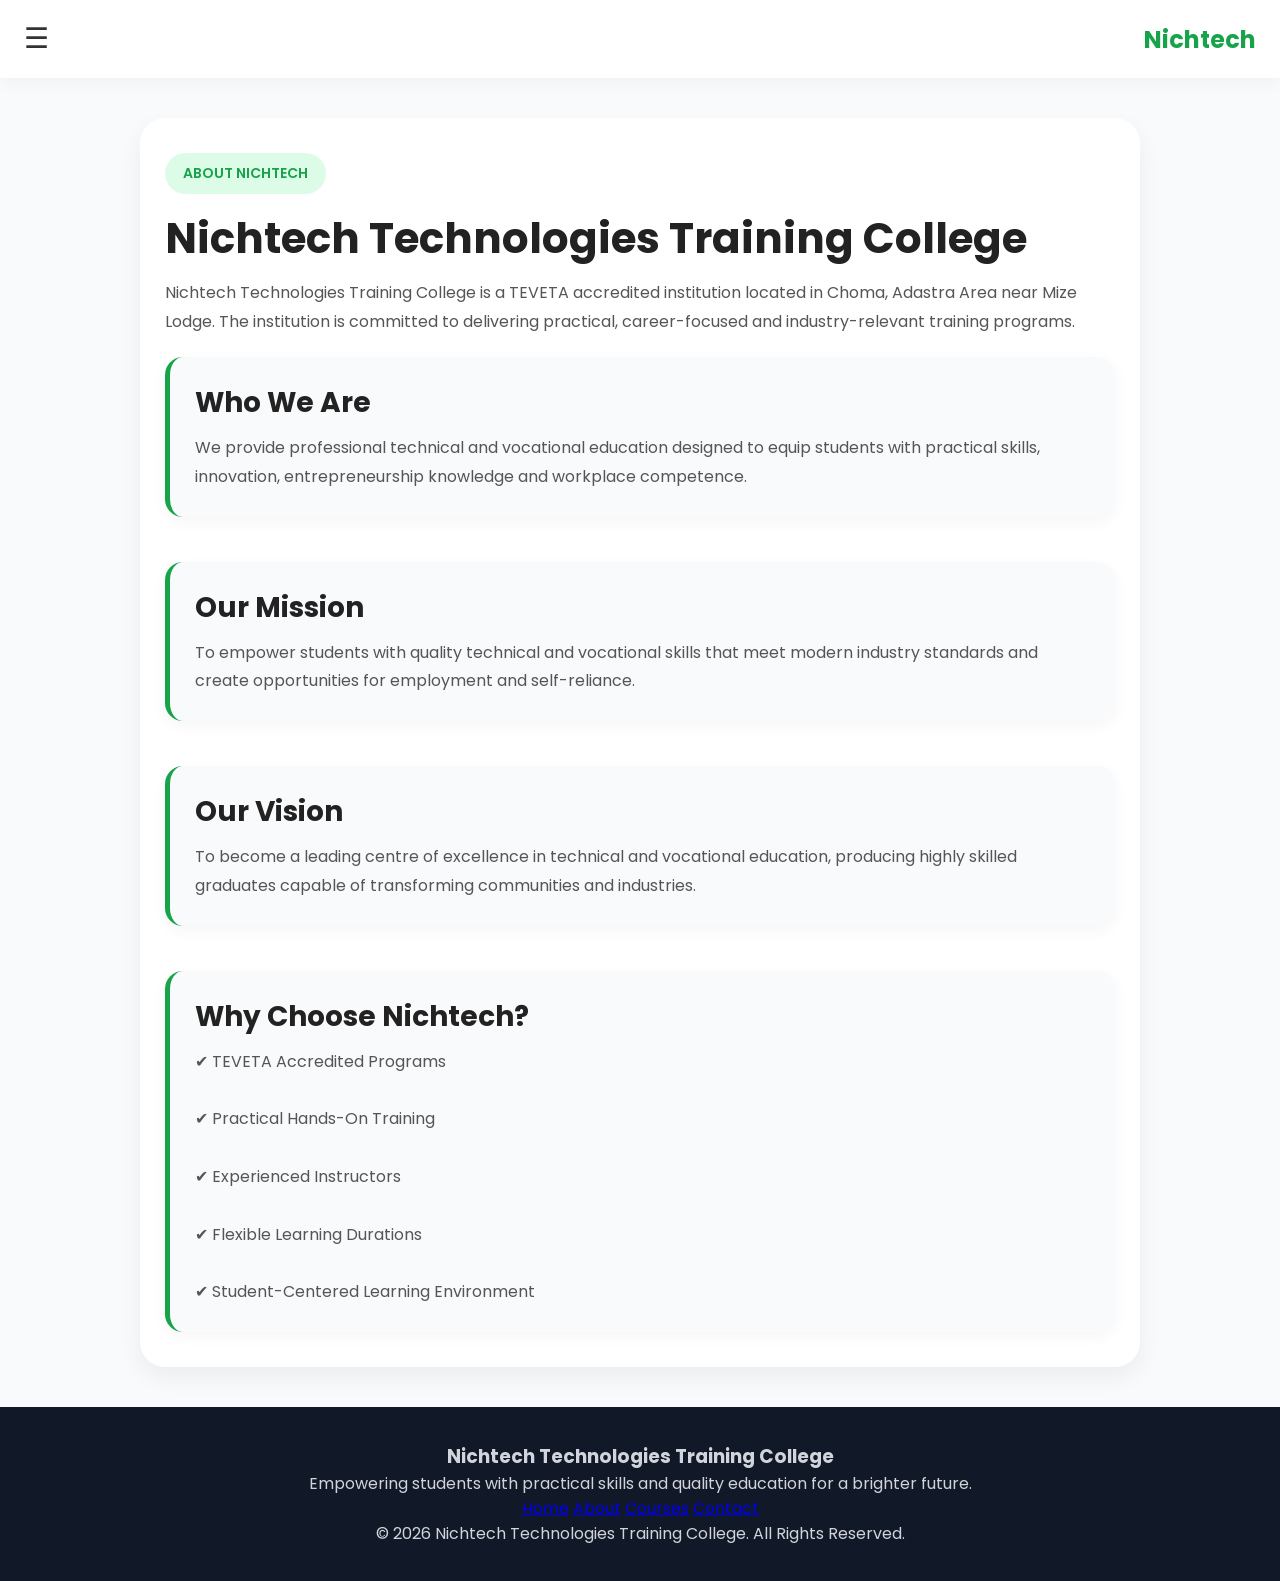
<file: about.html>
<!DOCTYPE html>
<html>
<head>
  <title>About - Nichtech Technologies Training College</title>
  <link rel="stylesheet" href="css/style.css">
</head>

<body>

<!-- TOP BAR -->
<div class="topbar">
  <span class="menu-icon" onclick="toggleMenu()">☰</span>
  <h2>Nichtech</h2>
</div>

<!-- MENU -->
<div id="menu" class="menu">
  <a href="index.html">Home</a>
  <a href="about.html">About</a>
  <a href="courses.html">Courses</a>
  <a href="apply.html">Apply</a>
  <a href="gallery.html">Gallery</a>
  <a href="contact.html">Contact</a>
  <a href="portal.html">Student Portal</a>
</div>

<!-- ABOUT SECTION -->
<section class="card">

  <span class="section-tag">ABOUT NICHTECH</span>

  <h1>Nichtech Technologies Training College</h1>

  <p class="subtitle">
    Nichtech Technologies Training College is a TEVETA accredited institution located in Choma, Adastra Area near Mize Lodge. The institution is committed to delivering practical, career-focused and industry-relevant training programs.
  </p>

  <div class="course-box">
    <h3>Who We Are</h3>

    <p>
      We provide professional technical and vocational education designed to equip students with practical skills, innovation, entrepreneurship knowledge and workplace competence.
    </p>
  </div>

  <br>

  <div class="course-box">
    <h3>Our Mission</h3>

    <p>
      To empower students with quality technical and vocational skills that meet modern industry standards and create opportunities for employment and self-reliance.
    </p>
  </div>

  <br>

  <div class="course-box">
    <h3>Our Vision</h3>

    <p>
      To become a leading centre of excellence in technical and vocational education, producing highly skilled graduates capable of transforming communities and industries.
    </p>
  </div>

  <br>

  <div class="course-box">
    <h3>Why Choose Nichtech?</h3>

    <p>
      ✔ TEVETA Accredited Programs<br><br>

      ✔ Practical Hands-On Training<br><br>

      ✔ Experienced Instructors<br><br>

      ✔ Flexible Learning Durations<br><br>

      ✔ Student-Centered Learning Environment
    </p>
  </div>

</section>

<!-- FOOTER -->
<footer>
  <div class="footer-content">
    <h3>Nichtech Technologies Training College</h3>

    <p>
      Empowering students with practical skills and quality education for a brighter future.
    </p>

    <div class="footer-links">
      <a href="index.html">Home</a>
      <a href="about.html">About</a>
      <a href="courses.html">Courses</a>
      <a href="contact.html">Contact</a>
    </div>

    <p class="copyright">
      © 2026 Nichtech Technologies Training College. All Rights Reserved.
    </p>
  </div>
</footer>

<!-- SCRIPT -->
<script>
function toggleMenu() {
  var menu = document.getElementById("menu");
  menu.classList.toggle("show");
}
</script>

</body>
</html>
</file>
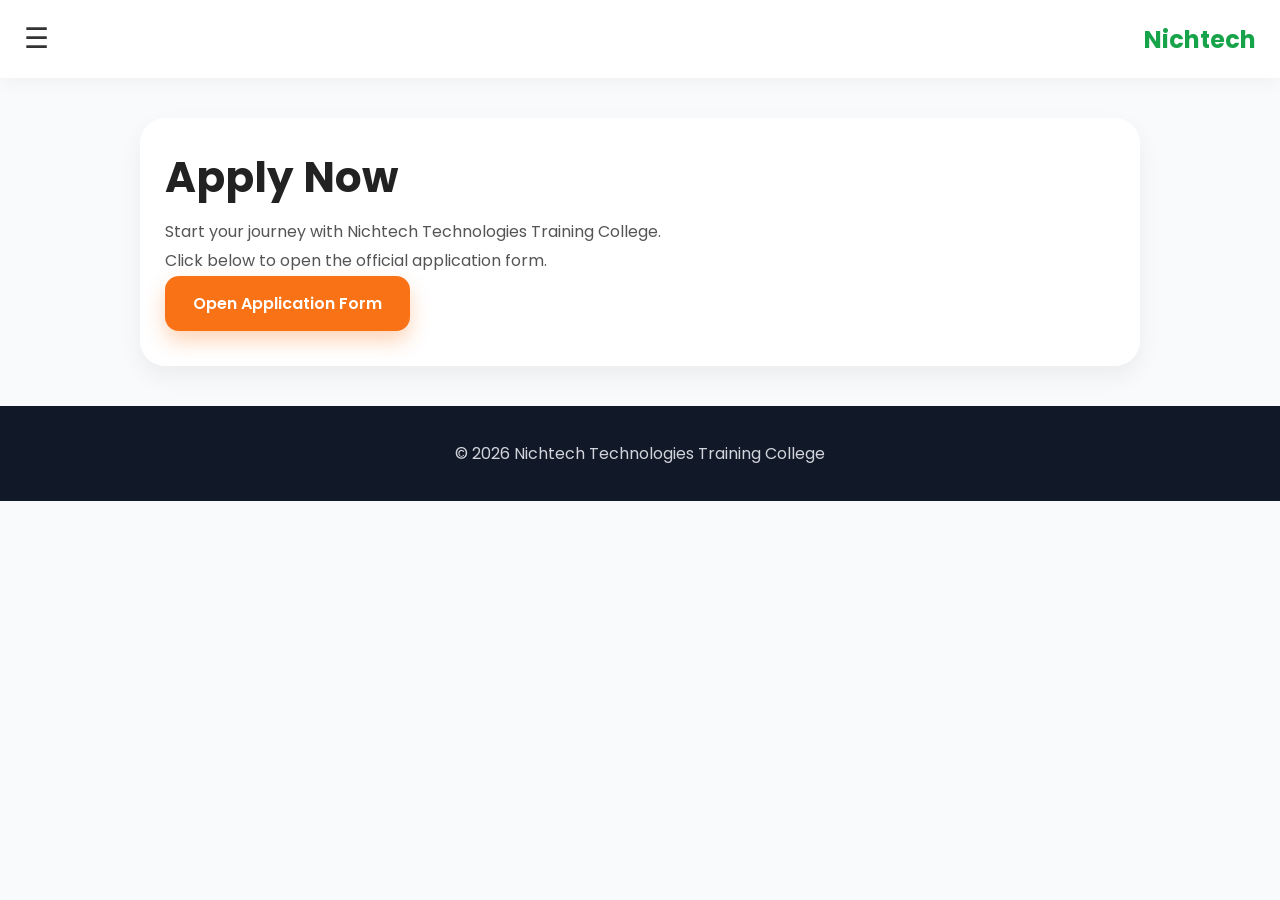
<file: apply.html>
<!DOCTYPE html>
<html>
<head>
  <title>Apply - Nichtech</title>
  <link rel="stylesheet" href="css/style.css">
</head>

<body>

<!-- TOP BAR -->
<div class="topbar">
  <span class="menu-icon" onclick="toggleMenu()">☰</span>
  <h2>Nichtech</h2>
</div>

<!-- MENU -->
<div id="menu" class="menu">
  <a href="index.html">Home</a>
  <a href="about.html">About</a>
  <a href="courses.html">Courses</a>
  <a href="apply.html">Apply</a>
  <a href="gallery.html">Gallery</a>
  <a href="contact.html">Contact</a>
  <a href="portal.html">Student Portal</a>
</div>

<!-- CONTENT -->
<section class="card">

  <h2>Apply Now</h2>

  <p class="subtitle">
    Start your journey with Nichtech Technologies Training College.
  </p>

  <div class="apply-box">
    <p>Click below to open the official application form.</p>

    <a href="https://docs.google.com/forms/d/e/1FAIpQLSdCzkGY4Dlym9f-5tSGKKflJqQE6VQ1C5KcqnAKaPcOgpsZzQ/viewform" target="_blank" class="primary-btn">
      Open Application Form
    </a>
  </div>

</section>

<!-- FOOTER -->
<footer>
  <p>© 2026 Nichtech Technologies Training College</p>
</footer>

<!-- SCRIPT -->
<script>
function toggleMenu() {
  var menu = document.getElementById("menu");
  menu.classList.toggle("show");
}

var links = document.querySelectorAll("#menu a");
links.forEach(function(link) {
  link.addEventListener("click", function() {
    document.getElementById("menu").classList.remove("show");
  });
});
</script>
<script>
function toggleMenu() {
  var menu = document.getElementById("menu");
  menu.classList.toggle("show");
}
</script>
</body>
</html>
</file>
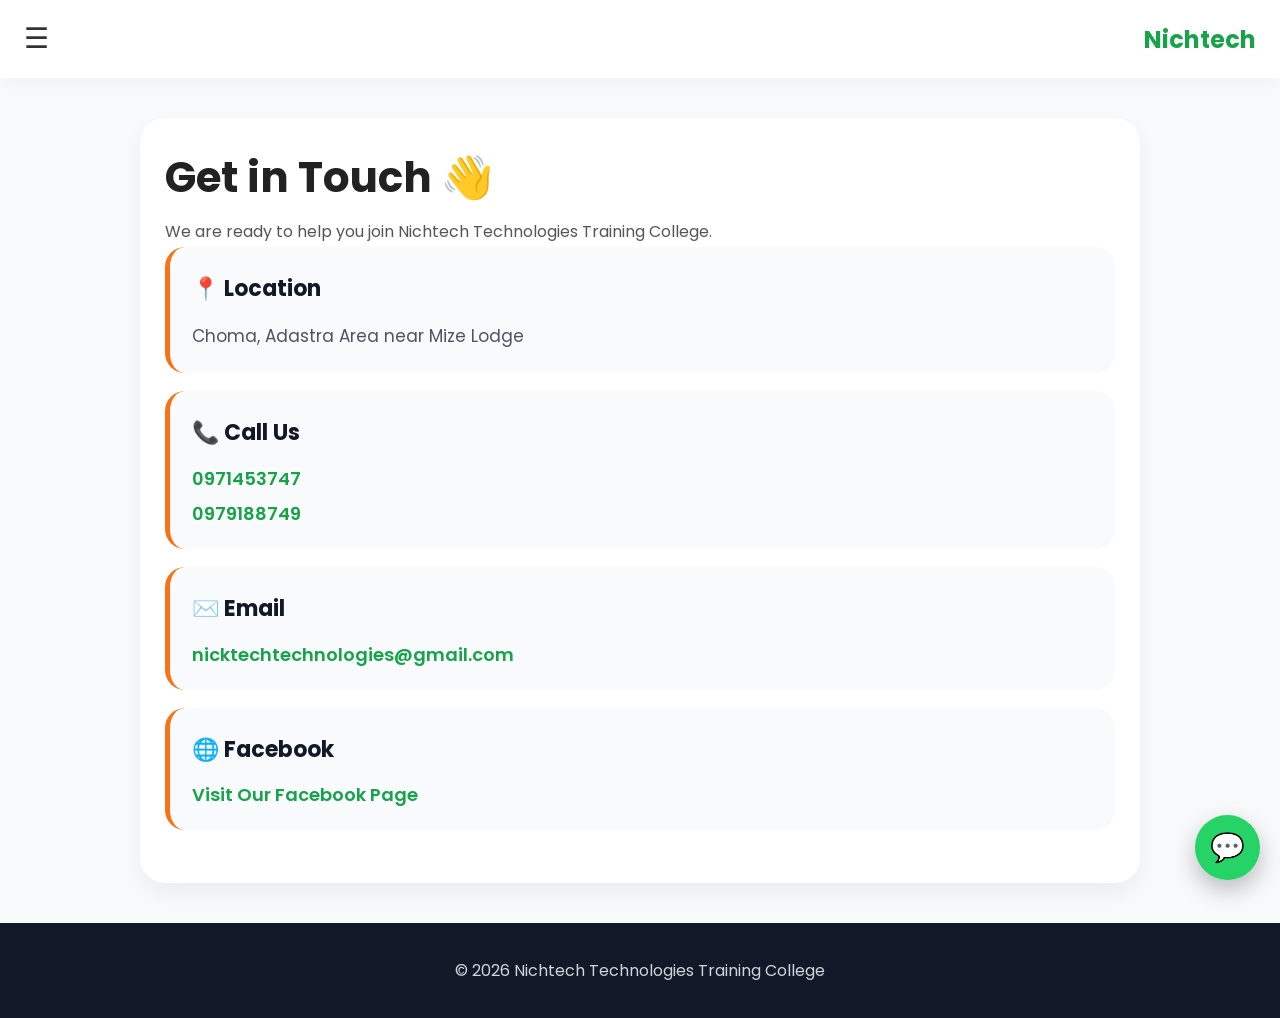
<file: contact.html>
<!DOCTYPE html>
<html>
<head>
  <title>Contact - Nichtech</title>
  <link rel="stylesheet" href="css/style.css">
</head>

<body>

<!-- TOP BAR -->
<div class="topbar">
  <span class="menu-icon" onclick="toggleMenu()">☰</span>
  <h2>Nichtech</h2>
</div>

<!-- MENU -->
<div id="menu" class="menu">
  <a href="index.html">Home</a>
  <a href="about.html">About</a>
  <a href="courses.html">Courses</a>
  <a href="apply.html">Apply</a>
  <a href="gallery.html">Gallery</a>
  <a href="contact.html">Contact</a>
  <a href="portal.html">Student Portal</a>
</div>

<!-- CONTENT -->
<section class="contact-card">

  <h1>Get in Touch 👋</h1>

  <p class="subtitle">
    We are ready to help you join Nichtech Technologies Training College.
  </p>

  <div class="contact-item">

    <p>📍 Location</p>

    <span>
      Choma, Adastra Area near Mize Lodge
    </span>

  </div>

  <div class="contact-item">

    <p>📞 Call Us</p>

    <a href="tel:0971453747">
      0971453747
    </a>

    <a href="tel:0979188749">
      0979188749
    </a>

  </div>

  <div class="contact-item">

    <p>✉️ Email</p>

    <a href="mailto:nicktechtechnologies@gmail.com">
      nicktechtechnologies@gmail.com
    </a>

  </div>

  <div class="contact-item">

    <p>🌐 Facebook</p>

    <a href="https://www.facebook.com/profile.php?id=100064604655766"
       target="_blank">

       Visit Our Facebook Page

    </a>

  </div>

</section>

<!-- WHATSAPP BUTTON -->
<a href="https://wa.me/260971453747" class="whatsapp-btn" target="_blank">
  💬
</a>

<!-- FOOTER -->
<footer>
  <p>© 2026 Nichtech Technologies Training College</p>
</footer>

<!-- SCRIPT -->
<script>
function toggleMenu() {
  var menu = document.getElementById("menu");
  menu.classList.toggle("show");
}
</script>

</body>
</html>
</file>
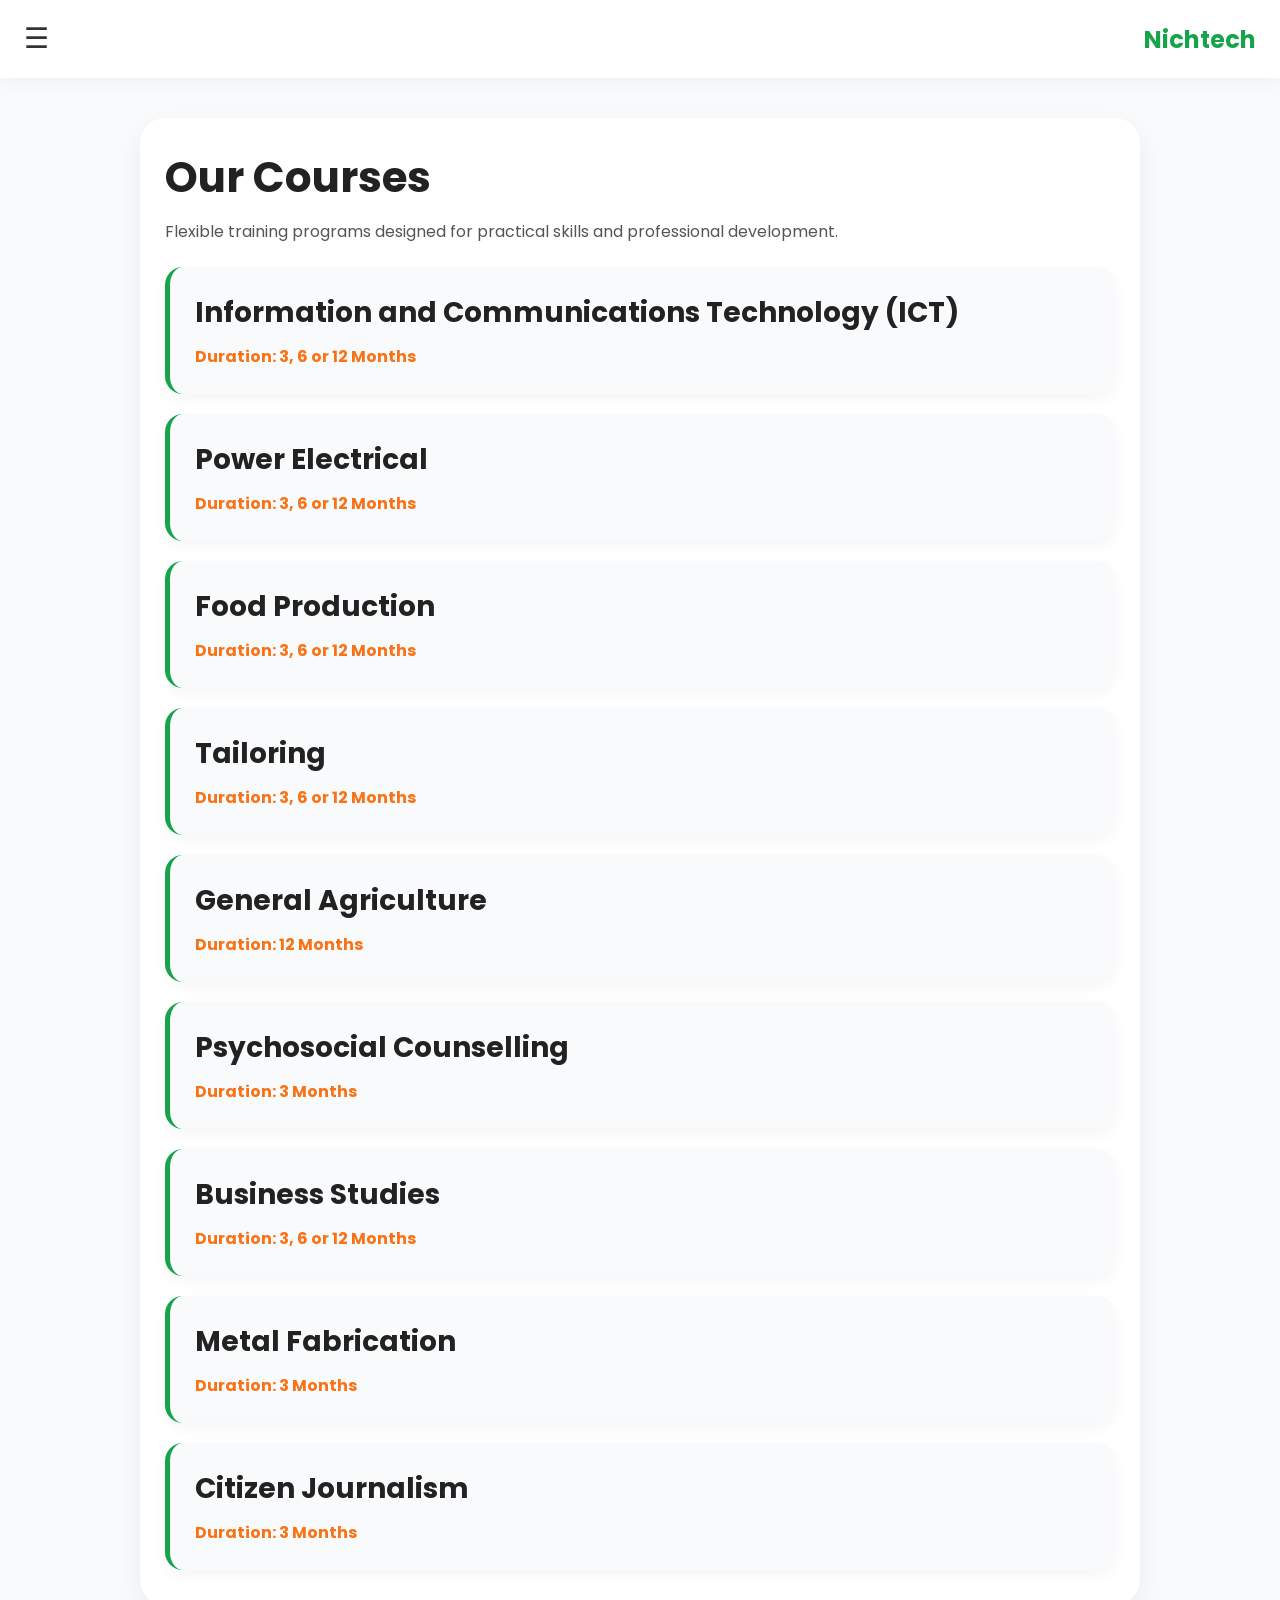
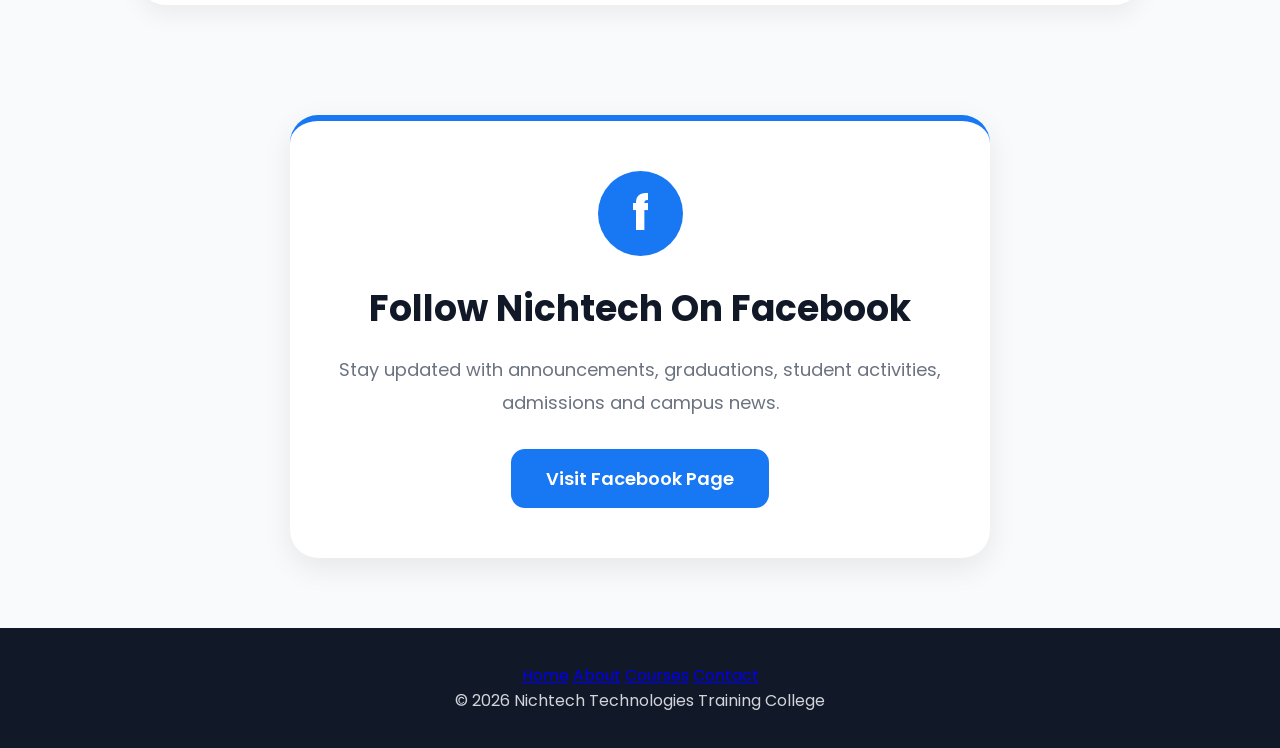
<file: courses.html>
<!DOCTYPE html>
<html>
<head>
  <title>Courses - Nichtech</title>

  <meta name="viewport" content="width=device-width, initial-scale=1">

  <link rel="stylesheet" href="css/style.css">
</head>

<body>

<!-- TOP BAR -->

<div class="topbar">

  <span class="menu-icon" onclick="toggleMenu()">☰</span>

  <h2>Nichtech</h2>

</div>

<!-- MENU -->

<div id="menu" class="menu">

  <a href="index.html">Home</a>

  <a href="about.html">About</a>

  <a href="courses.html">Courses</a>

  <a href="apply.html">Apply</a>

  <a href="gallery.html">Gallery</a>

  <a href="contact.html">Contact</a>

  <a href="portal.html">Student Portal</a>

</div>

<!-- COURSES SECTION -->

<section class="card">

  <h2>Our Courses</h2>

  <p class="subtitle">
    Flexible training programs designed for practical skills and professional development.
  </p>

  <div class="course-box">
    <h3>Information and Communications Technology (ICT)</h3>
    <span class="duration">Duration: 3, 6 or 12 Months</span>
  </div>

  <div class="course-box">
    <h3>Power Electrical</h3>
    <span class="duration">Duration: 3, 6 or 12 Months</span>
  </div>

  <div class="course-box">
    <h3>Food Production</h3>
    <span class="duration">Duration: 3, 6 or 12 Months</span>
  </div>

  <div class="course-box">
    <h3>Tailoring</h3>
    <span class="duration">Duration: 3, 6 or 12 Months</span>
  </div>

  <div class="course-box">
    <h3>General Agriculture</h3>
    <span class="duration">Duration: 12 Months</span>
  </div>

  <div class="course-box">
    <h3>Psychosocial Counselling</h3>
    <span class="duration">Duration: 3 Months</span>
  </div>

  <div class="course-box">
    <h3>Business Studies</h3>
    <span class="duration">Duration: 3, 6 or 12 Months</span>
  </div>

  <div class="course-box">
    <h3>Metal Fabrication</h3>
    <span class="duration">Duration: 3 Months</span>
  </div>

  <div class="course-box">
    <h3>Citizen Journalism</h3>
    <span class="duration">Duration: 3 Months</span>
  </div>

</section>

<!-- FACEBOOK SECTION -->

<section class="facebook-section">

  <div class="facebook-card">

    <div class="facebook-icon">
      f
    </div>

    <h2>Follow Nichtech On Facebook</h2>

    <p>
      Stay updated with announcements, graduations,
      student activities, admissions and campus news.
    </p>

    <a href="https://www.facebook.com/profile.php?id=100064604655766"
       target="_blank"
       class="facebook-btn">

       Visit Facebook Page

    </a>

  </div>

</section>

<!-- FOOTER -->

<footer>

  <div class="footer-links">

    <a href="index.html">Home</a>

    <a href="about.html">About</a>

    <a href="courses.html">Courses</a>

    <a href="contact.html">Contact</a>

  </div>

  <p>
    © 2026 Nichtech Technologies Training College
  </p>

</footer>

<!-- SCRIPT -->

<script>

function toggleMenu() {

  var menu = document.getElementById("menu");

  menu.classList.toggle("show");

}

</script>

</body>
</html>
</file>
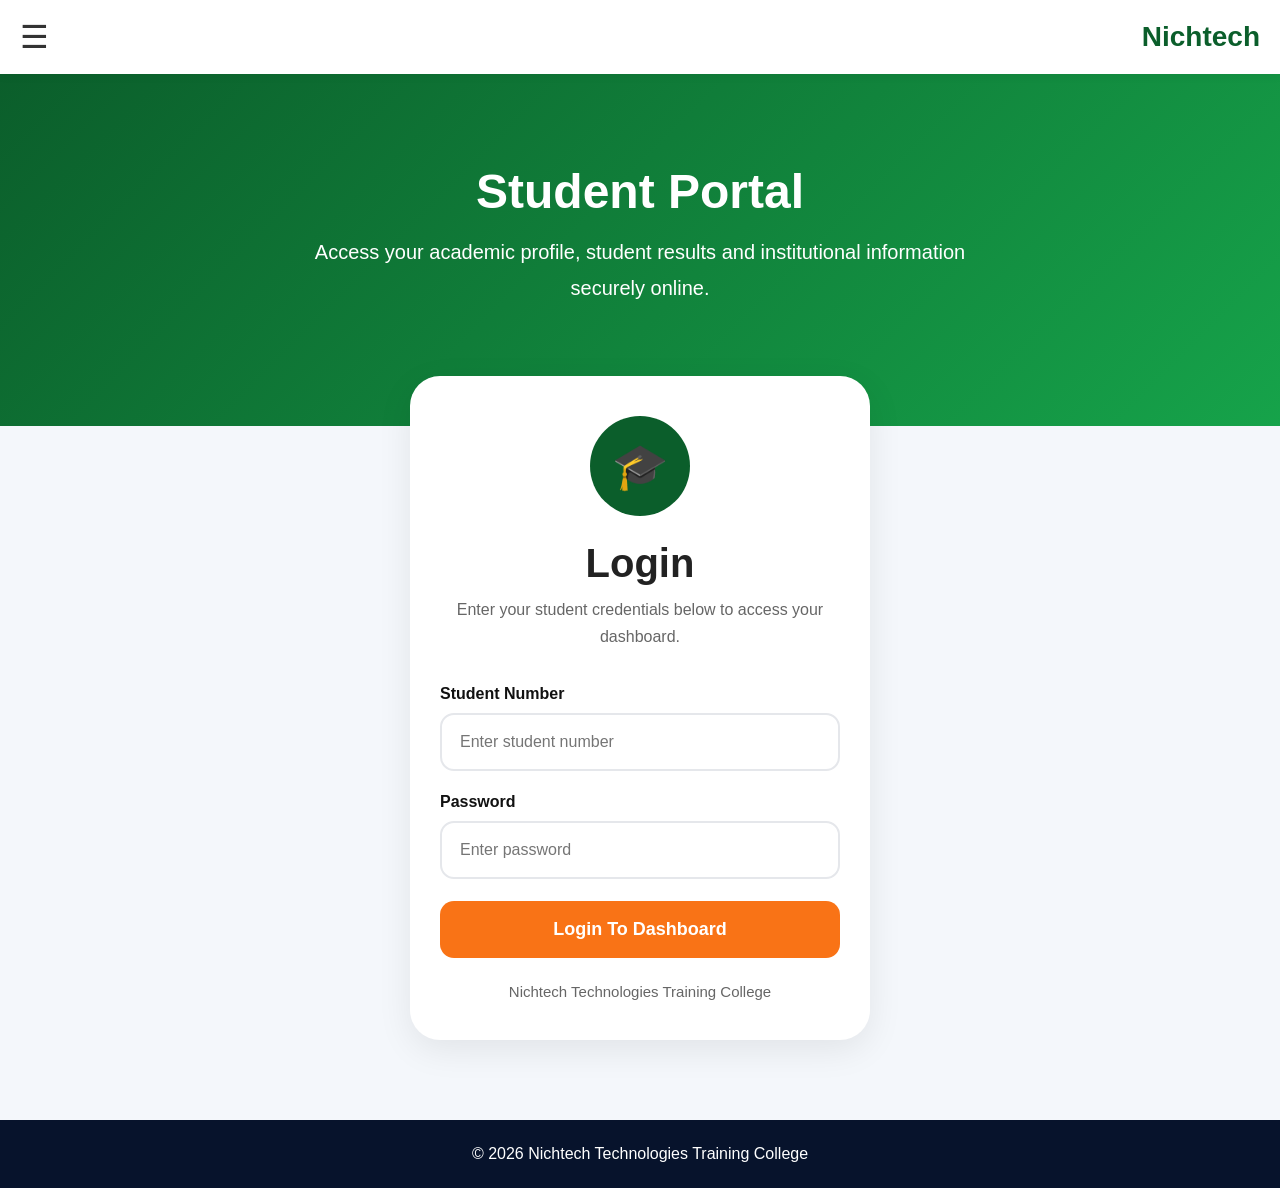
<file: portal.html>
<!DOCTYPE html>
<html lang="en">

<head>

<meta charset="UTF-8">
<meta name="viewport" content="width=device-width, initial-scale=1.0">

<title>Student Portal - Nichtech</title>

<link rel="stylesheet" href="css/style.css">

<style>

body{
  background:#f4f7fb;
  margin:0;
  font-family:Arial,sans-serif;
}

/* TOPBAR */

.topbar{
  background:white;
  padding:18px 20px;
  display:flex;
  justify-content:space-between;
  align-items:center;
  box-shadow:0 2px 10px rgba(0,0,0,0.05);
}

.topbar h2{
  color:#0b5e2b;
  margin:0;
  font-size:28px;
}

.menu-icon{
  font-size:32px;
  cursor:pointer;
}

/* MENU */

.menu{
  display:none;
  background:white;
  box-shadow:0 3px 10px rgba(0,0,0,0.08);
}

.menu a{
  display:block;
  padding:16px 20px;
  text-decoration:none;
  color:#222;
  border-bottom:1px solid #eee;
}

.menu a:hover{
  background:#f4f4f4;
}

.show{
  display:block;
}

/* HERO */

.portal-hero{
  background:linear-gradient(135deg,#0b5e2b,#16a34a);
  padding:90px 20px 120px;
  text-align:center;
  color:white;
}

.portal-hero h1{
  font-size:48px;
  margin-bottom:15px;
}

.portal-hero p{
  font-size:20px;
  line-height:1.8;
  max-width:700px;
  margin:auto;
}

/* LOGIN CARD */

.portal-wrapper{
  max-width:500px;
  margin:-70px auto 60px;
  padding:20px;
}

.portal-card{
  background:white;
  border-radius:30px;
  padding:40px 30px;
  box-shadow:0 10px 35px rgba(0,0,0,0.08);
}

.portal-icon{
  width:100px;
  height:100px;
  background:#0b5e2b;
  color:white;
  border-radius:50%;
  display:flex;
  justify-content:center;
  align-items:center;
  margin:auto auto 25px;
  font-size:45px;
}

.portal-card h2{
  text-align:center;
  font-size:40px;
  margin-bottom:10px;
}

.portal-subtitle{
  text-align:center;
  color:#666;
  line-height:1.7;
  margin-bottom:35px;
}

.input-group{
  margin-bottom:22px;
}

.input-group label{
  display:block;
  margin-bottom:10px;
  font-weight:bold;
  color:#111;
}

.input-group input{
  width:100%;
  padding:18px;
  border:2px solid #e5e7eb;
  border-radius:14px;
  font-size:16px;
  outline:none;
  box-sizing:border-box;
}

.input-group input:focus{
  border-color:#16a34a;
}

.login-btn{
  width:100%;
  padding:18px;
  border:none;
  border-radius:14px;
  background:#f97316;
  color:white;
  font-size:18px;
  font-weight:bold;
  cursor:pointer;
  transition:0.3s;
}

.login-btn:hover{
  background:#ea580c;
}

.portal-footer{
  text-align:center;
  margin-top:25px;
  color:#666;
  font-size:15px;
}

footer{
  background:#07132c;
  color:white;
  text-align:center;
  padding:25px;
  margin-top:40px;
}

/* MOBILE */

@media(max-width:768px){

  .portal-hero h1{
    font-size:38px;
  }

  .portal-card{
    padding:35px 22px;
  }

}

</style>

</head>

<body>

<!-- TOPBAR -->

<div class="topbar">

  <span class="menu-icon" onclick="toggleMenu()">☰</span>

  <h2>Nichtech</h2>

</div>

<!-- MENU -->

<div id="menu" class="menu">

  <a href="index.html">Home</a>

  <a href="about.html">About</a>

  <a href="courses.html">Courses</a>

  <a href="apply.html">Apply</a>

  <a href="gallery.html">Gallery</a>

  <a href="contact.html">Contact</a>

  <a href="portal.html">Student Portal</a>

</div>

<!-- HERO -->

<section class="portal-hero">

  <h1>Student Portal</h1>

  <p>

    Access your academic profile,
    student results and institutional information securely online.

  </p>

</section>

<!-- LOGIN CARD -->

<div class="portal-wrapper">

  <div class="portal-card">

    <div class="portal-icon">
      🎓
    </div>

    <h2>Login</h2>

    <p class="portal-subtitle">

      Enter your student credentials below
      to access your dashboard.

    </p>

    <form id="loginForm">

      <div class="input-group">

        <label>Student Number</label>

        <input
          type="text"
          id="studentId"
          placeholder="Enter student number"
          required>

      </div>

      <div class="input-group">

        <label>Password</label>

        <input
          type="password"
          id="password"
          placeholder="Enter password"
          required>

      </div>

      <button type="submit" class="login-btn">

        Login To Dashboard

      </button>

    </form>

    <div class="portal-footer">

      Nichtech Technologies Training College

    </div>

  </div>

</div>

<!-- FOOTER -->

<footer>

  © 2026 Nichtech Technologies Training College

</footer>

<!-- SCRIPT -->

<script>

function toggleMenu(){

  document.getElementById("menu")
  .classList.toggle("show");

}

/* LOGIN */

document
.getElementById("loginForm")
.addEventListener("submit", function(e){

  e.preventDefault();

  const studentNo =
    document.getElementById("studentId").value.trim();

  const password =
    document.getElementById("password").value.trim();

  if(studentNo === "" || password === ""){

    alert("Please enter student number and password");

    return;

  }
const url =
"https://script.google.com/macros/s/AKfycbwM5dwST8GJ-1CyWcqP_59FICBw_QPOaNeD_sLSUuZ_fqc8nrQJ_wKhyLH6KWepbuLjpA/exec"
  + "?studentNo=" + encodeURIComponent(studentNo)
  + "&password=" + encodeURIComponent(password);

  fetch(url)

  .then(response => response.json())

  .then(data => {

    if(data.status === "success"){

      localStorage.setItem(
        "studentData",
        JSON.stringify(data)
      );

      window.location.href =
        "dashboard.html";

    } else {

      alert("Invalid student number or password");

    }

  })

  .catch(error => {

    console.log(error);

    alert("Connection error");

  });

});

</script>

</body>
</html>
</file>
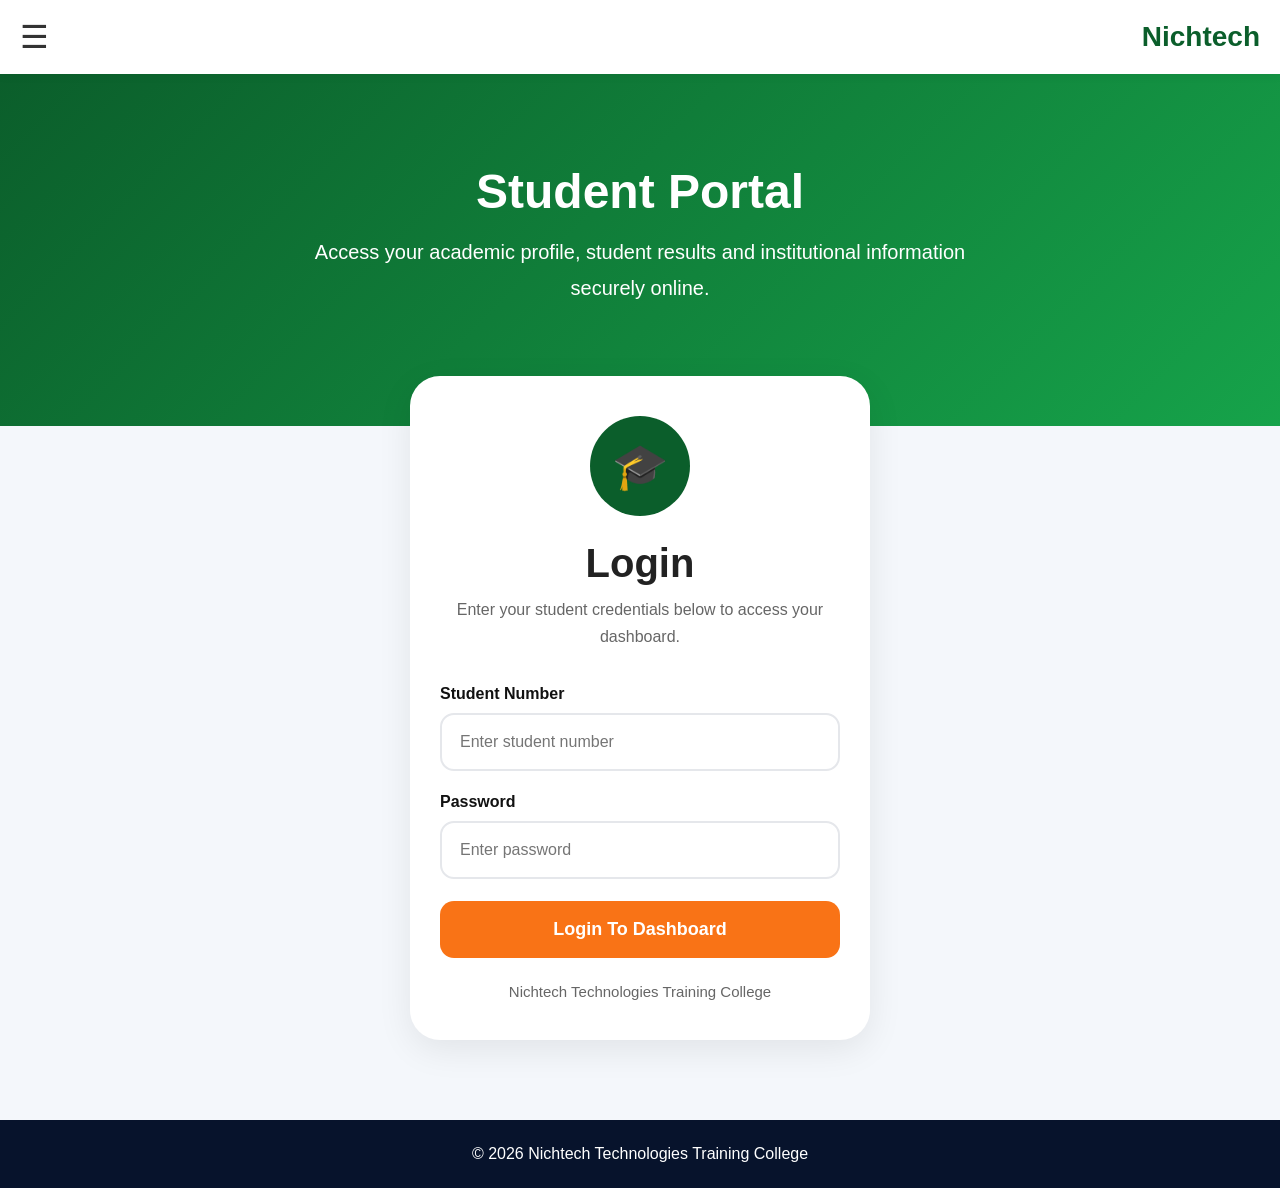
<file: print.html>
<!DOCTYPE html>
<html>
<head>
  <title>Student Results</title>
  <meta name="viewport" content="width=device-width, initial-scale=1.0">

  <style>
    body {
      font-family: Arial, sans-serif;
      background: #f5f5f5;
      padding: 15px;
      text-align: center;
    }

    .card {
      background: white;
      padding: 20px;
      border-radius: 12px;
      max-width: 420px;
      margin: auto;
      box-shadow: 0 0 10px rgba(0,0,0,0.1);
    }

    h2 {
      font-size: 20px;
      margin-bottom: 5px;
    }

    h3 {
      margin-bottom: 15px;
    }

    p {
      text-align: left;
      margin: 6px 0;
      font-size: 15px;
    }

    hr {
      margin: 15px 0;
    }

    .btn {
      background: orange;
      padding: 15px;
      border: none;
      width: 100%;
      margin-top: 20px;
      font-size: 16px;
      cursor: pointer;
      border-radius: 6px;
    }

    .btn:active {
      opacity: 0.7;
    }
  </style>
</head>

<body>

<div class="card">

  <h2>NICHTECH TECHNOLOGIES</h2>
  <h2>TRAINING COLLEGE</h2>
  <h3>Student Result Slip</h3>

  <p><strong>Name:</strong> <span id="name"></span></p>
  <p><strong>Student ID:</strong> <span id="id"></span></p>
  <p><strong>Program:</strong> <span id="program"></span></p>
  <p><strong>Intake:</strong> <span id="intake"></span></p>
  <p><strong>Year:</strong> <span id="year"></span></p>
  <p><strong>Duration:</strong> <span id="duration"></span></p>
  <p><strong>Sponsor:</strong> <span id="sponsor"></span></p>
  <p><strong>Balance:</strong> <span id="balance"></span></p>

  <hr>

  <p><strong>Results:</strong> <span id="results"></span></p>

  <!-- ✅ WORKING DOWNLOAD BUTTON -->
  <button class="btn" onclick="downloadFile()">
    Download Results
  </button>

</div>

<script>

// LOAD DATA
var data = JSON.parse(localStorage.getItem("studentData"));

if (!data) {
  alert("Session expired. Please login again.");
  window.location.href = "portal.html";
} else {
  document.getElementById("name").innerText = data.name || "";
  document.getElementById("id").innerText = data.studentId || "";
  document.getElementById("program").innerText = data.program || "";
  document.getElementById("intake").innerText = data.intake || "";
  document.getElementById("year").innerText = data.year || "";
  document.getElementById("duration").innerText = data.duration || "";
  document.getElementById("sponsor").innerText = data.sponsor || "";
  document.getElementById("balance").innerText = data.balance || "";
  document.getElementById("results").innerText = data.results || "";
}

// ✅ GUARANTEED DOWNLOAD FUNCTION
function downloadFile() {

  const data = JSON.parse(localStorage.getItem("studentData"));

  if (!data) {
    alert("No data found");
    return;
  }

  const content = `
NICHTECH TECHNOLOGIES TRAINING COLLEGE
--------------------------------------

Student Result Slip

Name: ${data.name}
Student ID: ${data.studentId}
Program: ${data.program}
Intake: ${data.intake}
Year: ${data.year}
Duration: ${data.duration}
Sponsor: ${data.sponsor}
Balance: ${data.balance}

--------------------------------------

Results:
${data.results}

--------------------------------------
Generated by Nichtech Portal
`;

  // CREATE FILE
  const blob = new Blob([content], { type: "text/plain" });
  const link = document.createElement("a");

  link.href = URL.createObjectURL(blob);
  link.download = data.studentId + "_results.txt";

  document.body.appendChild(link);
  link.click();
  document.body.removeChild(link);
}

</script>

</body>
</html>
</file>
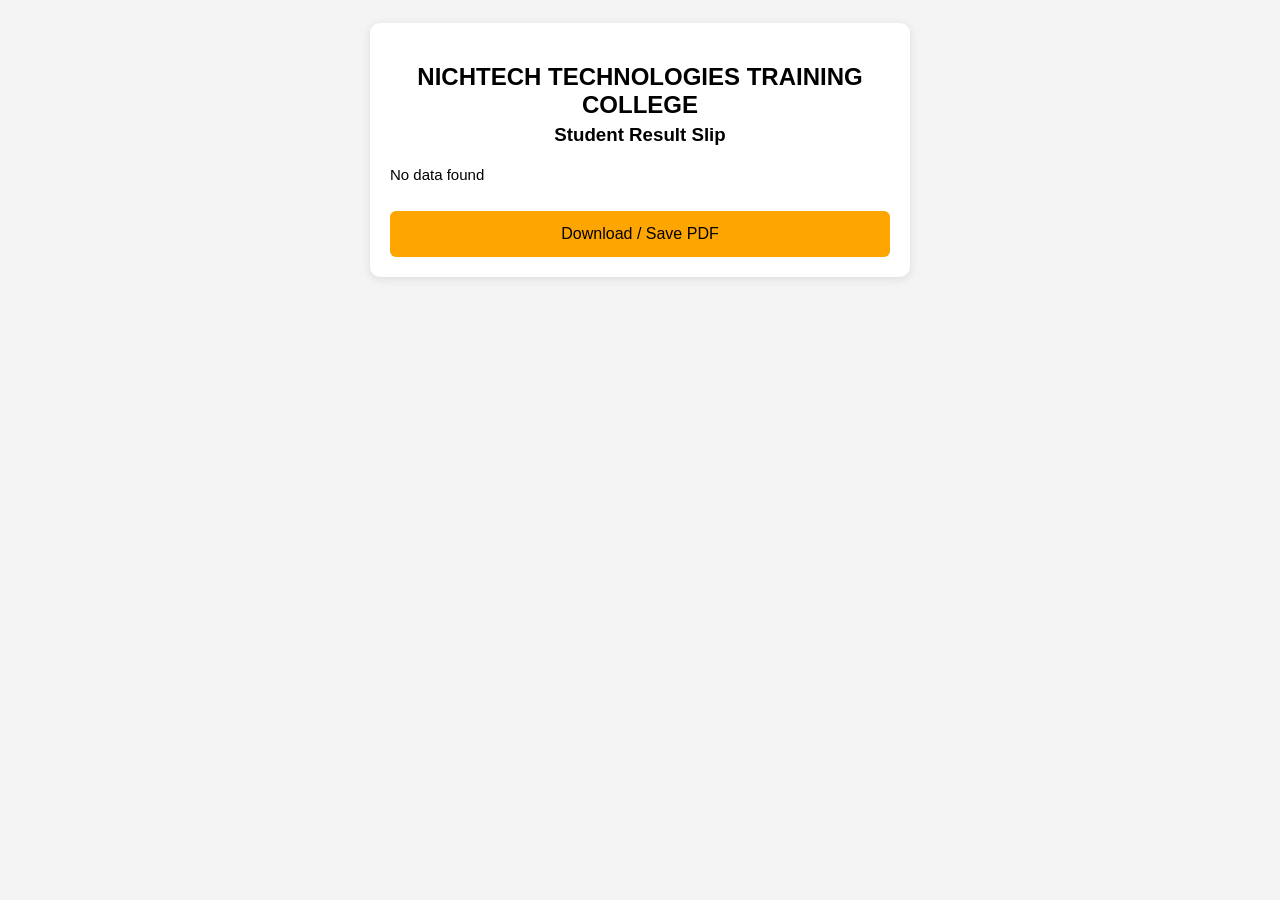
<file: results.html>
<!DOCTYPE html>
<html>
<head>
  <title>Student Results</title>

  <style>
    body {
      font-family: Arial, sans-serif;
      padding: 15px;
      background: #f4f4f4;
    }

    .card {
      background: #fff;
      padding: 20px;
      border-radius: 10px;
      max-width: 500px;
      margin: auto;
      box-shadow: 0 2px 10px rgba(0,0,0,0.1);
    }

    h2 {
      text-align: center;
      margin-bottom: 5px;
    }

    h3 {
      text-align: center;
      margin-top: 0;
      margin-bottom: 20px;
    }

    p {
      margin: 8px 0;
      font-size: 15px;
    }

    hr {
      margin: 15px 0;
    }

    .btn {
      margin-top: 20px;
      padding: 14px;
      width: 100%;
      background: orange;
      border: none;
      font-size: 16px;
      border-radius: 6px;
      cursor: pointer;
    }

    .btn:active {
      opacity: 0.8;
    }
  </style>
</head>

<body>

<div class="card">

  <h2>NICHTECH TECHNOLOGIES TRAINING COLLEGE</h2>
  <h3>Student Result Slip</h3>

  <div id="content"></div>

  <!-- ✅ CLEAN BUTTON -->
  <button class="btn" onclick="printResults()">Download / Save PDF</button>

</div>

<script>

// LOAD DATA
const data = JSON.parse(localStorage.getItem("printData"));

if (!data) {
  document.getElementById("content").innerHTML = "<p>No data found</p>";
} else {

  document.getElementById("content").innerHTML = `
    <p><strong>Name:</strong> ${data.name || ""}</p>
    <p><strong>Student ID:</strong> ${data.studentId || ""}</p>
    <p><strong>Program:</strong> ${data.program || ""}</p>
    <p><strong>Intake:</strong> ${data.intake || ""}</p>
    <p><strong>Year:</strong> ${data.year || ""}</p>
    <p><strong>Duration:</strong> ${data.duration || ""}</p>
    <p><strong>Sponsor:</strong> ${data.sponsor || ""}</p>
    <p><strong>Balance:</strong> ${data.balance || ""}</p>

    <hr>

    <p><strong>Results:</strong> ${data.results || "Results not available"}</p>
  `;
}


// ✅ SIMPLE + RELIABLE
function printResults() {
  window.print();
}

</script>

</body>
</html>
</file>
<file: css/style.css>
/* ===== GOOGLE FONT ===== */
@import url('https://fonts.googleapis.com/css2?family=Poppins:wght@300;400;500;600;700;800&display=swap');

/* ===== RESET ===== */
*{
  margin:0;
  padding:0;
  box-sizing:border-box;
}

html{
  scroll-behavior:smooth;
}

body{
  font-family:'Poppins', sans-serif;
  background:#f8fafc;
  color:#222;
}

/* ===== TOPBAR ===== */
.topbar{
  position:sticky;
  top:0;
  z-index:1000;

  display:flex;
  justify-content:space-between;
  align-items:center;

  padding:18px 24px;

  background:white;

  box-shadow:0 2px 20px rgba(0,0,0,0.05);
}

.topbar h2{
  color:#16a34a;
  font-size:24px;
  font-weight:700;
}

.menu-icon{
  font-size:28px;
  cursor:pointer;
  color:#333;
}

/* ===== MOBILE MENU ===== */
.menu{
  display:none;
  flex-direction:column;
  background:white;
  box-shadow:0 10px 25px rgba(0,0,0,0.08);
}

.menu.show{
  display:flex;
}

.menu a{
  text-decoration:none;
  color:#333;

  padding:16px 22px;

  border-bottom:1px solid #eee;

  font-weight:500;

  transition:0.3s;
}

.menu a:hover{
  background:#f3f4f6;
  color:#16a34a;
}

/* ===== HERO ===== */
.hero{
  position:relative;

  min-height:100vh;

  display:flex;
  justify-content:center;
  align-items:center;

  text-align:center;

  padding:120px 20px 80px;

  overflow:hidden;

  background:
  linear-gradient(rgba(0,0,0,0.70),
  rgba(0,0,0,0.70)),
  url('../Image/image1.jpg');

  background-size:cover;
  background-position:center;
}

.hero-content{
  max-width:750px;
  color:white;
}

/* ===== LOGO FIX ===== */
.logo{
  width:220px;
  max-width:90%;
  height:auto;

  margin-bottom:30px;

  display:block;
  margin-left:auto;
  margin-right:auto;
}

.hero h1{
  font-size:34px;
  line-height:1.3;
  margin-bottom:20px;
  font-weight:800;

  word-break:break-word;
}

.hero p{
  font-size:18px;
  line-height:1.8;
  color:#e5e7eb;
  margin-bottom:35px;
}

.hero-buttons{
  display:flex;
  justify-content:center;
  gap:15px;
  flex-wrap:wrap;
}

/* ===== BUTTONS ===== */
.primary-btn,
.secondary-btn{
  display:inline-block;

  padding:15px 28px;

  border-radius:14px;

  text-decoration:none;

  font-weight:600;

  transition:0.3s;
}

.primary-btn{
  background:#f97316;
  color:white;

  box-shadow:0 10px 20px rgba(249,115,22,0.3);
}

.primary-btn:hover{
  background:#ea580c;
  transform:translateY(-2px);
}

.secondary-btn{
  background:white;
  color:#16a34a;
}

.secondary-btn:hover{
  background:#f3f4f6;
  transform:translateY(-2px);
}

/* ===== STATS ===== */
.stats{
  display:grid;
  grid-template-columns:repeat(2,1fr);

  gap:18px;

  padding:0 20px;

  margin-top:-70px;

  position:relative;
  z-index:10;
}

.stat-card{
  background:white;

  padding:30px 20px;

  border-radius:22px;

  text-align:center;

  box-shadow:0 15px 30px rgba(0,0,0,0.08);

  transition:0.3s;
}

.stat-card:hover{
  transform:translateY(-5px);
}

.stat-card h2{
  font-size:38px;
  color:#f97316;
  margin-bottom:10px;
}

.stat-card p{
  color:#666;
  font-weight:500;
}

/* ===== ABOUT ===== */
.about-home{
  text-align:center;

  padding:90px 25px 70px;
}

.section-tag{
  display:inline-block;

  background:#dcfce7;
  color:#16a34a;

  padding:10px 18px;

  border-radius:30px;

  font-size:14px;
  font-weight:600;

  margin-bottom:20px;
}

.about-home h2{
  font-size:38px;
  margin-bottom:20px;
}

.about-home p{
  max-width:750px;

  margin:auto;

  line-height:1.9;

  color:#555;

  font-size:17px;
}

/* ===== COURSES ===== */
.courses-preview{
  display:grid;

  gap:25px;

  padding:20px;
}

.course-preview-card{
  background:white;

  padding:35px 28px;

  border-radius:22px;

  box-shadow:0 10px 25px rgba(0,0,0,0.06);

  transition:0.3s;

  border-top:5px solid #16a34a;
}

.course-preview-card:hover{
  transform:translateY(-5px);
}

.course-icon{
  width:70px;
  height:70px;

  background:#16a34a;

  color:white;

  display:flex;
  align-items:center;
  justify-content:center;

  border-radius:18px;

  font-size:32px;

  margin-bottom:20px;
}

.course-preview-card h3{
  margin-bottom:15px;

  font-size:24px;

  color:#111827;
}

.course-preview-card p{
  color:#666;
  line-height:1.8;
}

/* ===== CTA ===== */
.cta-section{
  margin:70px 20px;

  background:
  linear-gradient(135deg,#16a34a,#f97316);

  color:white;

  padding:60px 30px;

  border-radius:30px;

  text-align:center;
}

.cta-section h2{
  font-size:38px;
  margin-bottom:20px;
}

.cta-section p{
  max-width:700px;

  margin:auto auto 30px;

  line-height:1.8;

  color:#f3f4f6;
}

/* ===== FOOTER ===== */
footer{
  background:#111827;

  color:#d1d5db;

  padding:35px 20px;

  text-align:center;
}

/* ===== WHATSAPP ===== */
.whatsapp-btn{
  position:fixed;

  bottom:20px;
  right:20px;

  width:65px;
  height:65px;

  background:#25D366;
  color:white;

  display:flex;
  justify-content:center;
  align-items:center;

  border-radius:50%;

  font-size:28px;

  text-decoration:none;

  box-shadow:0 10px 25px rgba(0,0,0,0.25);

  z-index:999;
}

/* ===== INNER PAGES ===== */
.card,
.contact-card,
.login-card,
.dashboard-card,
.gallery-page{

  max-width:1000px;

  margin:40px auto;

  background:white;

  padding:35px 25px;

  border-radius:25px;

  box-shadow:0 10px 25px rgba(0,0,0,0.06);
}

.card h1,
.card h2,
.contact-card h1,
.login-card h1{
  font-size:42px;
  margin-bottom:15px;
  line-height:1.2;
}

.card p,
.contact-card p,
.login-card p{
  color:#555;
  line-height:1.8;
}

/* ===== COURSE BOX ===== */
.course-box{
  background:#f9fafb;

  padding:25px;

  margin-top:20px;

  border-radius:18px;

  border-left:5px solid #16a34a;

  box-shadow:0 5px 15px rgba(0,0,0,0.04);
}

.course-box h3{
  font-size:28px;
  margin-bottom:10px;
}

.duration{
  color:#f97316;
  font-weight:700;
  margin-top:10px;
  display:block;
}

/* ===== GALLERY ===== */
.gallery{
  display:grid;

  grid-template-columns:repeat(2,1fr);

  gap:15px;

  padding:25px;
}

.gallery img{

  width:100%;

  height:160px;

  object-fit:cover;

  border-radius:18px;

  box-shadow:0 8px 20px rgba(0,0,0,0.08);

  transition:0.3s;
}

.gallery img:hover{
  transform:scale(1.03);
}

/* ===== CONTACT ===== */
.contact-item{

  background:#f9fafb;

  padding:22px;

  border-radius:20px;

  margin-bottom:18px;

  border-left:5px solid #f97316;

  transition:0.3s;
}

.contact-item:hover{
  transform:translateY(-3px);
}

.contact-item p{

  font-size:22px;

  font-weight:700;

  margin-bottom:12px;

  color:#111827;
}

.contact-item span{

  display:block;

  color:#4b5563;

  line-height:1.8;

  font-size:17px;
}

.contact-item a{

  display:block;

  margin-top:8px;

  text-decoration:none;

  color:#16a34a;

  font-size:18px;

  font-weight:600;
}

/* ===== INPUTS ===== */
.login-card input{

  width:100%;

  padding:16px;

  border-radius:14px;

  border:1px solid #ddd;

  margin-bottom:18px;

  font-size:16px;

  font-family:'Poppins',sans-serif;
}

/* ===== MOBILE ===== */
@media(max-width:768px){

  .hero h1{
    font-size:26px;
    line-height:1.4;
  }

  .hero p{
    font-size:16px;
  }

  .card h1,
  .card h2,
  .contact-card h1,
  .login-card h1{
    font-size:28px;
  }

  .course-box h3{
    font-size:22px;
  }

  .gallery{
    grid-template-columns:1fr;
  }

  .gallery img{
    height:220px;
  }

}

/* ===== DESKTOP ===== */
@media(min-width:768px){

  .hero h1{
    font-size:60px;
  }

  .stats{
    max-width:1200px;
    margin-left:auto;
    margin-right:auto;

    grid-template-columns:repeat(4,1fr);
  }

  .courses-preview{
    max-width:1200px;
    margin:auto;

    grid-template-columns:repeat(3,1fr);
  }

  .gallery{
    grid-template-columns:repeat(3,1fr);
  }

  .gallery img{
    height:220px;
  }

}
/* ===== FACEBOOK SECTION ===== */

.facebook-section{
  padding:70px 20px;
}

.facebook-card{

  max-width:700px;

  margin:auto;

  background:white;

  padding:50px 30px;

  border-radius:28px;

  text-align:center;

  box-shadow:0 10px 30px rgba(0,0,0,0.08);

  border-top:6px solid #1877f2;
}

.facebook-icon{

  width:85px;
  height:85px;

  margin:auto auto 25px;

  background:#1877f2;

  color:white;

  display:flex;
  justify-content:center;
  align-items:center;

  border-radius:50%;

  font-size:48px;
  font-weight:bold;
}

.facebook-card h2{

  font-size:36px;

  margin-bottom:18px;

  color:#111827;
}

.facebook-card p{

  font-size:18px;

  line-height:1.8;

  color:#6b7280;

  margin-bottom:30px;
}

.facebook-btn{

  display:inline-block;

  background:#1877f2;

  color:white;

  padding:16px 35px;

  border-radius:14px;

  text-decoration:none;

  font-size:18px;

  font-weight:600;

  transition:0.3s;
}

.facebook-btn:hover{

  transform:translateY(-4px);

  background:#0f5fd3;
}

/* MOBILE */

@media(max-width:768px){

  .facebook-card h2{
    font-size:28px;
  }

  .facebook-card{
    padding:40px 22px;
  }

}
</file>
